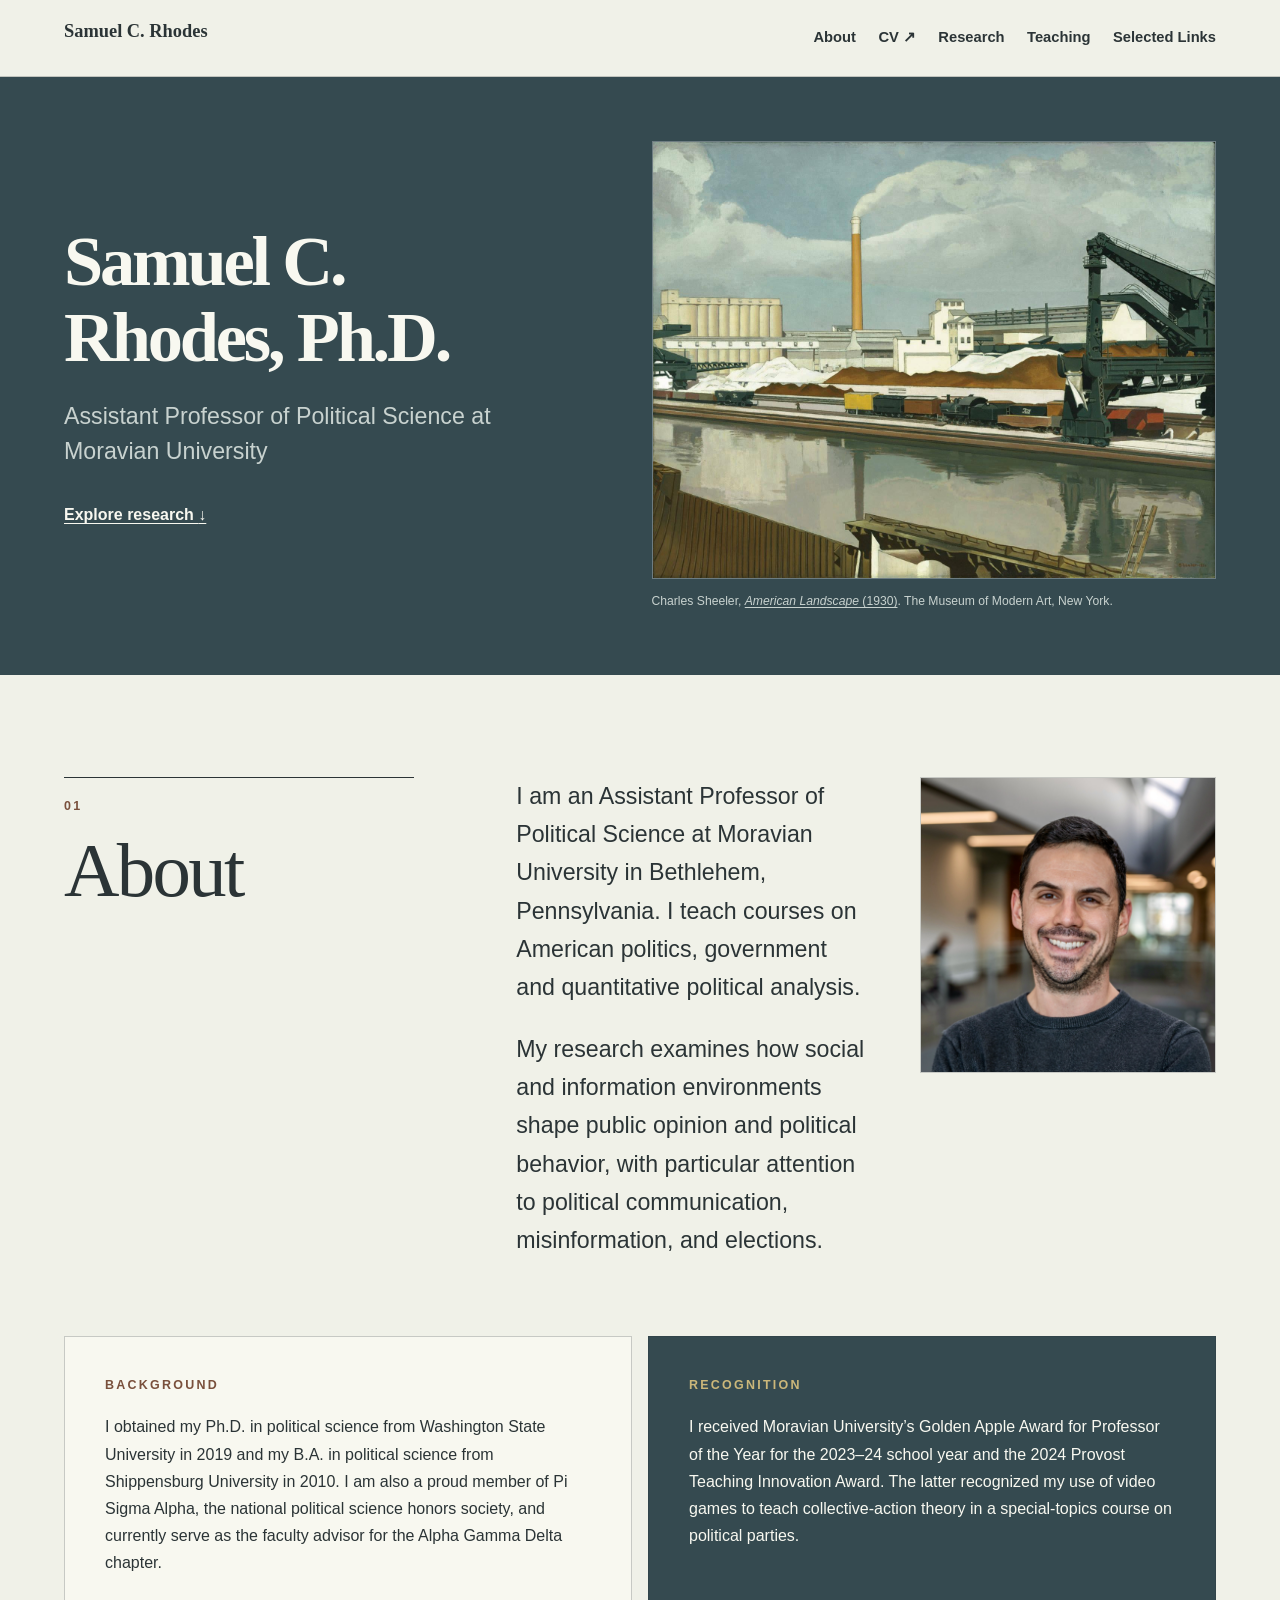
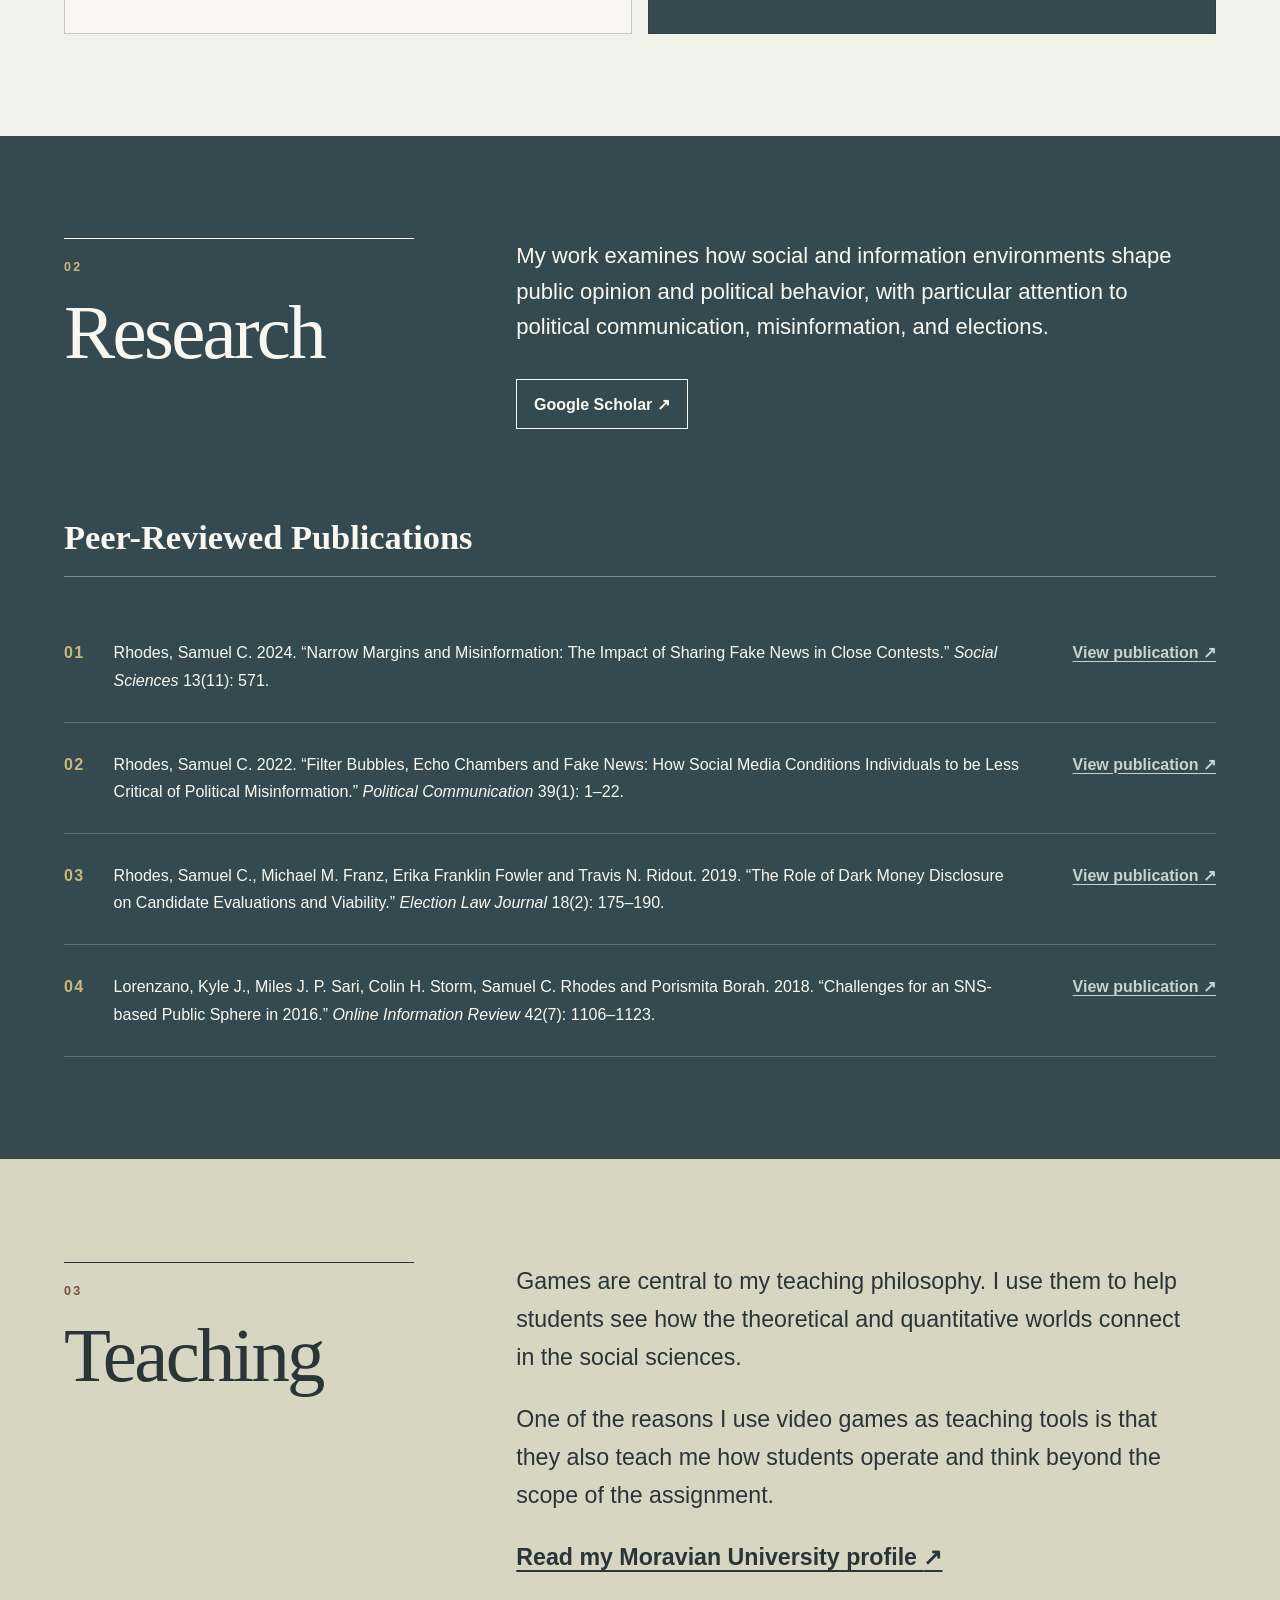
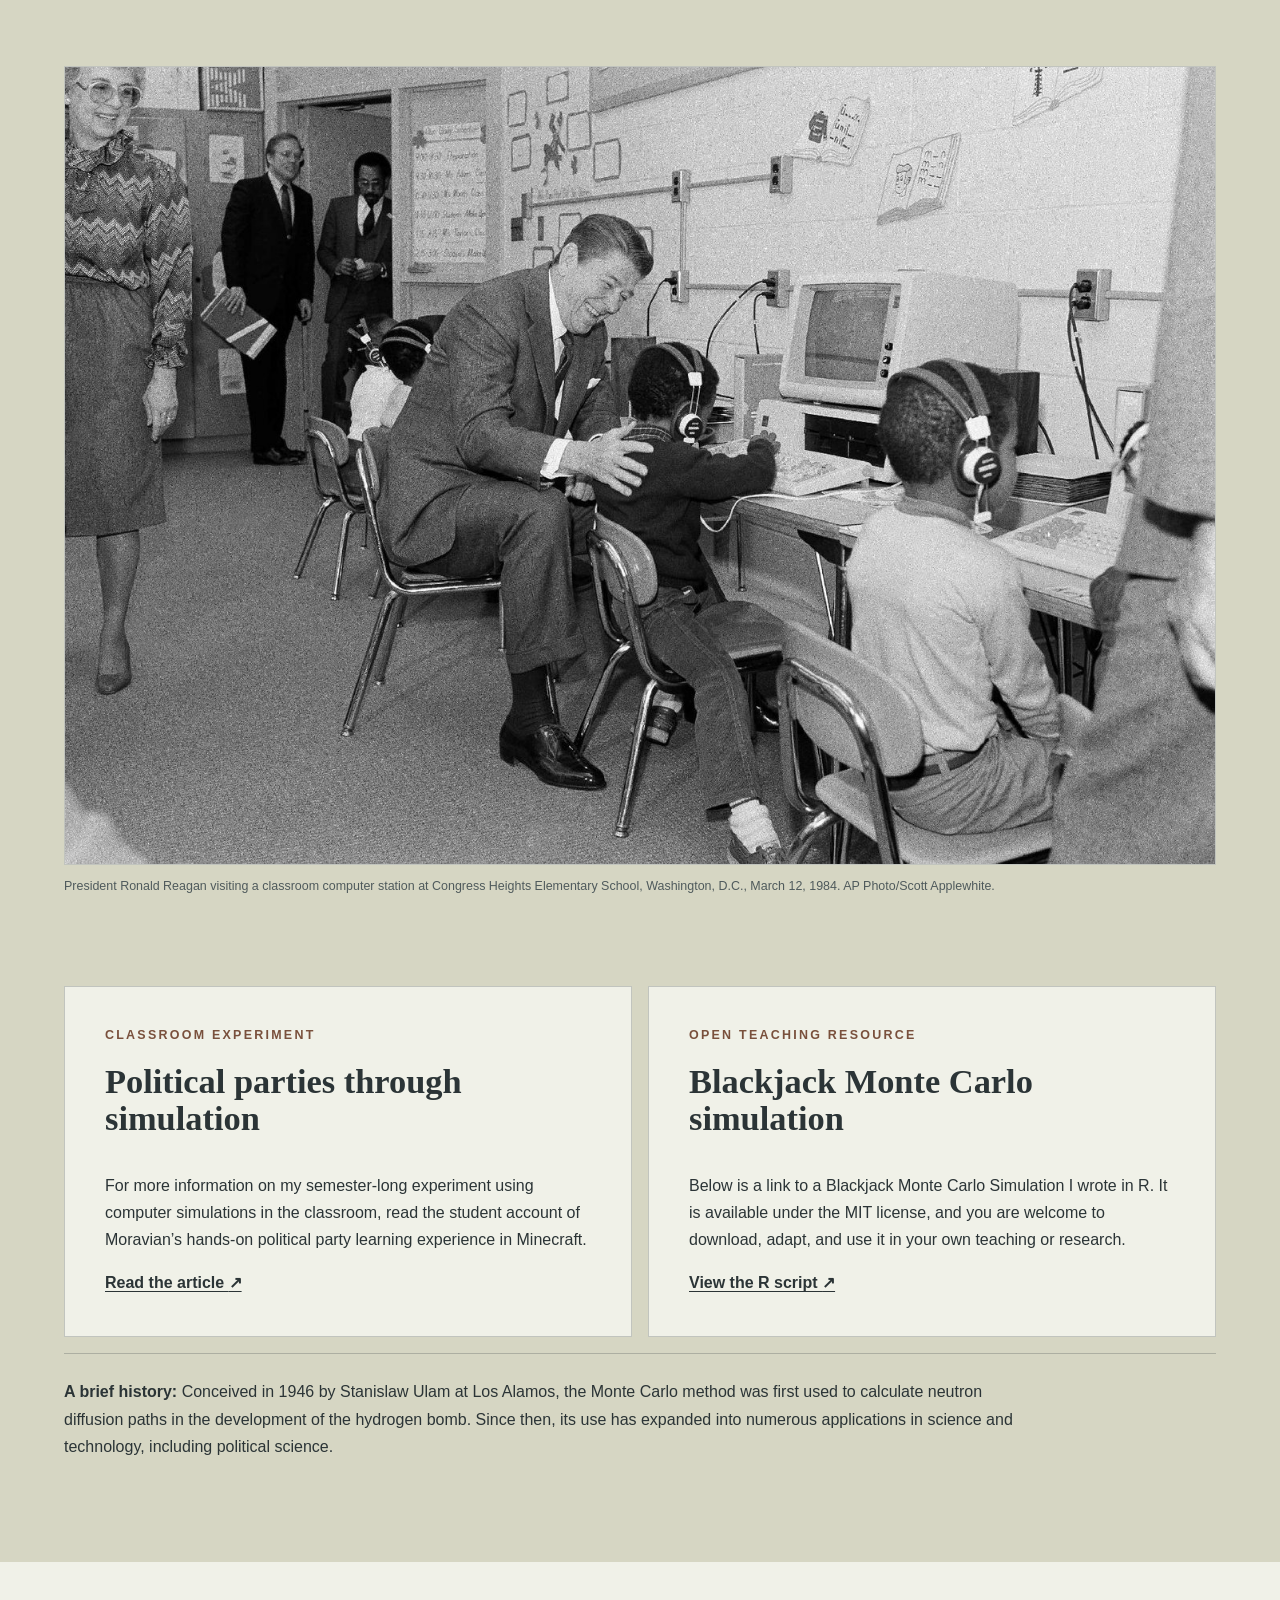
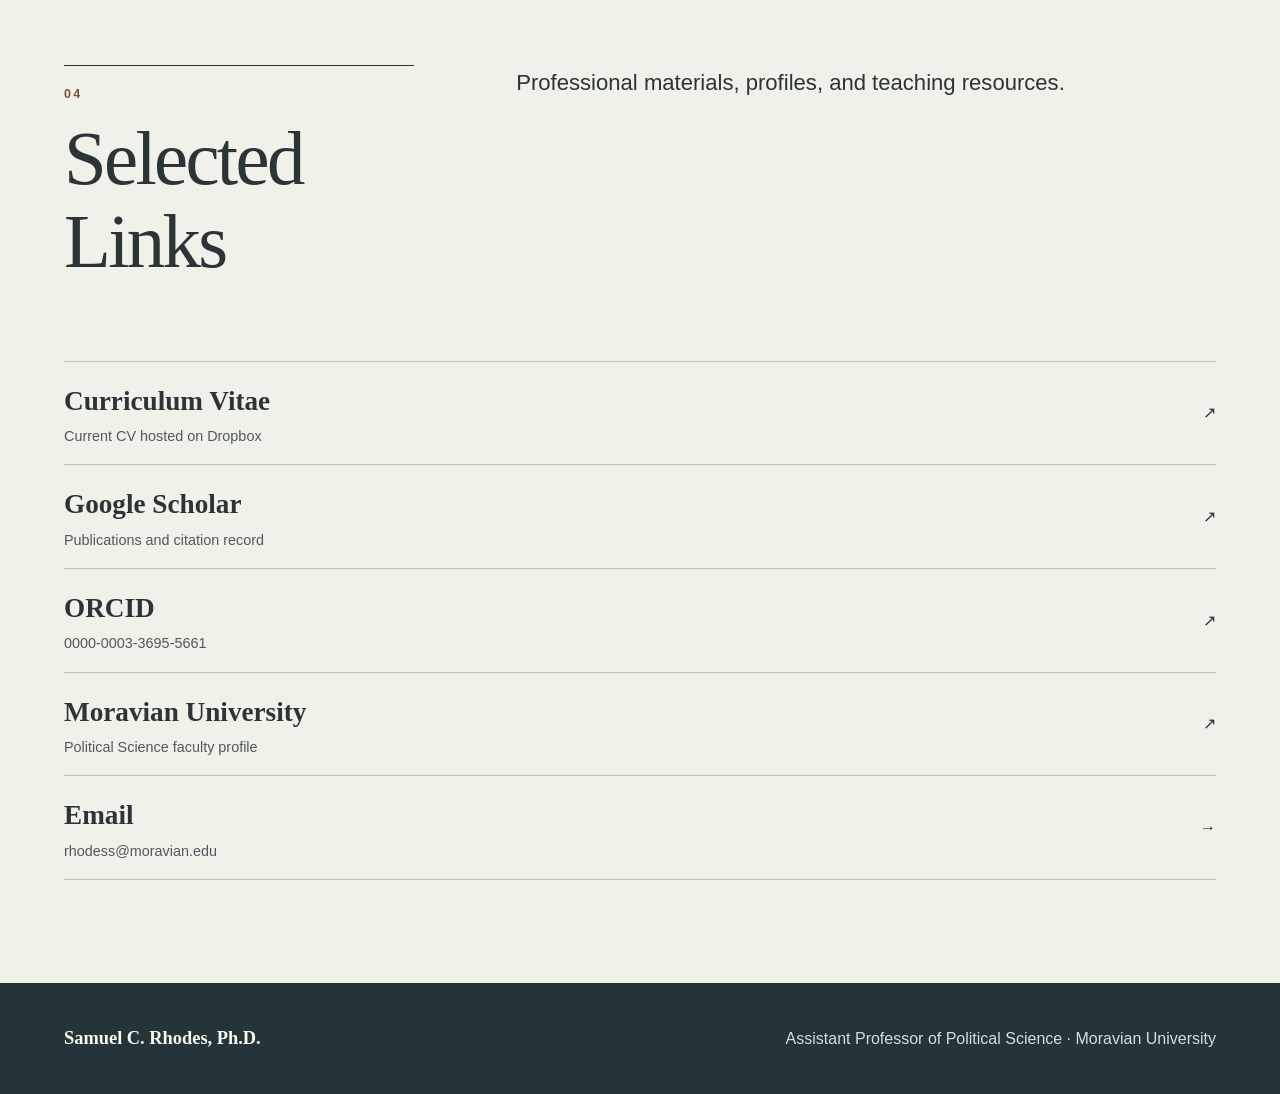
<file: index.html>
<!doctype html>
<html lang="en">
<head>
  <meta charset="utf-8">
  <meta name="viewport" content="width=device-width, initial-scale=1">
  <meta name="robots" content="index, follow, max-image-preview:large">
  <meta name="description" content="Samuel C. Rhodes is an Assistant Professor of Political Science at Moravian University whose research focuses on political communication, misinformation, public opinion, and elections.">
  <meta name="author" content="Samuel C. Rhodes">
  <meta property="og:type" content="website">
  <meta property="og:site_name" content="Samuel C. Rhodes, Ph.D.">
  <meta property="og:title" content="Samuel C. Rhodes, Ph.D. | Political Scientist">
  <meta property="og:description" content="Research and teaching in political communication, misinformation, public opinion, and elections.">
  <meta property="og:url" content="https://www.samrhodesphd.com/">
  <meta property="og:image" content="https://www.samrhodesphd.com/assets/images/samuel-rhodes-headshot-2024.jpg">
  <meta property="og:image:width" content="1200">
  <meta property="og:image:height" content="1200">
  <meta property="og:image:alt" content="Samuel C. Rhodes smiling in a university interior.">
  <meta name="twitter:card" content="summary">
  <meta name="twitter:title" content="Samuel C. Rhodes, Ph.D. | Political Scientist">
  <meta name="twitter:description" content="Research and teaching in political communication, misinformation, public opinion, and elections.">
  <meta name="twitter:image" content="https://www.samrhodesphd.com/assets/images/samuel-rhodes-headshot-2024.jpg">
  <meta name="twitter:image:alt" content="Samuel C. Rhodes smiling in a university interior.">
  <title>Samuel C. Rhodes, Ph.D. | Political Scientist</title>
  <link rel="canonical" href="https://www.samrhodesphd.com/">
  <link rel="icon" href="assets/icons/favicon.svg" type="image/svg+xml">
  <link rel="stylesheet" href="assets/css/styles.css">
  <script type="application/ld+json">
  {
    "@context": "https://schema.org",
    "@graph": [
      {
        "@type": "WebSite",
        "@id": "https://www.samrhodesphd.com/#website",
        "url": "https://www.samrhodesphd.com/",
        "name": "Samuel C. Rhodes, Ph.D.",
        "alternateName": "Sam Rhodes",
        "inLanguage": "en-US"
      },
      {
        "@type": "Person",
        "@id": "https://www.samrhodesphd.com/#person",
        "name": "Samuel C. Rhodes",
        "alternateName": [
          "Sam Rhodes",
          "Samuel C. Rhodes, Ph.D."
        ],
        "givenName": "Samuel",
        "additionalName": "C.",
        "familyName": "Rhodes",
        "honorificSuffix": "Ph.D.",
        "url": "https://www.samrhodesphd.com/",
        "image": "https://www.samrhodesphd.com/assets/images/samuel-rhodes-headshot-2024.jpg",
        "email": "mailto:rhodess@moravian.edu",
        "jobTitle": "Assistant Professor of Political Science",
        "worksFor": {
          "@type": "CollegeOrUniversity",
          "name": "Moravian University",
          "url": "https://www.moravian.edu/"
        },
        "knowsAbout": [
          "Political communication",
          "Political misinformation",
          "Public opinion",
          "Political behavior",
          "Elections"
        ],
        "sameAs": [
          "https://scholar.google.com/citations?user=BPaGoRMAAAAJ&hl=en",
          "https://orcid.org/0000-0003-3695-5661",
          "https://www.moravian.edu/politicalscience/faculty"
        ]
      }
    ]
  }
  </script>
</head>
<body>
  <a class="skip-link" href="#main-content">Skip to main content</a>

  <header class="site-header">
    <div class="shell header-inner">
      <a class="site-name" href="#top" aria-label="Samuel C. Rhodes — return to top">Samuel C. Rhodes</a>
      <nav aria-label="Primary navigation">
        <ul class="nav-list">
          <li><a href="#about">About</a></li>
          <li>
            <a href="https://www.dropbox.com/scl/fi/pty8l76mraoracew0bn5e/samuel_rhodes_CV.pdf?rlkey=60tjy8njxom40a7r60k0fp3q1&amp;raw=1" target="_blank" rel="noopener noreferrer">
              CV <span aria-hidden="true">↗</span><span class="visually-hidden"> (opens in a new tab)</span>
            </a>
          </li>
          <li><a href="#research">Research</a></li>
          <li><a href="#teaching">Teaching</a></li>
          <li><a href="#links">Selected Links</a></li>
        </ul>
      </nav>
    </div>
  </header>

  <main id="main-content">
    <section class="hero" id="top" aria-labelledby="hero-title">
      <div class="shell hero-grid">
        <div class="hero-copy">
          <h1 id="hero-title" class="hero-title">
            <span class="hero-title-line">Samuel C.</span>
            <span class="hero-title-line">Rhodes, Ph.D.</span>
          </h1>
          <p class="hero-role">Assistant Professor of Political Science at Moravian University</p>
          <a class="text-link hero-link" href="#research">Explore research <span aria-hidden="true">↓</span></a>
        </div>
        <figure class="hero-figure">
          <img src="assets/images/charles-sheeler-american-landscape.jpg" width="1500" height="1164" alt="Charles Sheeler's painting American Landscape, depicting the Ford River Rouge plant with railcars, industrial buildings, conveyors, a smokestack, and reflections in water.">
          <figcaption>
            Charles Sheeler, <a href="https://www.moma.org/collection/works/79032"><cite>American Landscape</cite> (1930)</a>. The Museum of Modern Art, New York.
          </figcaption>
        </figure>
      </div>
    </section>

    <section class="section section-light" id="about" aria-labelledby="about-title">
      <div class="shell section-grid">
        <div class="section-heading">
          <p class="section-number" aria-hidden="true">01</p>
          <h2 id="about-title">About</h2>
        </div>
        <div class="about-intro">
          <div class="prose prose-lead">
            <p>I am an Assistant Professor of Political Science at Moravian University in Bethlehem, Pennsylvania. I teach courses on American politics, government and quantitative political analysis.</p>
            <p>My research examines how social and information environments shape public opinion and political behavior, with particular attention to political communication, misinformation, and elections.</p>
          </div>
          <figure class="about-figure">
            <img src="assets/images/samuel-rhodes-headshot-2024.jpg" width="1200" height="1200" alt="Samuel C. Rhodes smiling in a university interior." loading="lazy" decoding="async">
          </figure>
        </div>
      </div>

      <div class="shell about-notes">
        <article class="note-card">
          <h3 class="eyebrow">Background</h3>
          <p>I obtained my Ph.D. in political science from Washington State University in 2019 and my B.A. in political science from Shippensburg University in 2010. I am also a proud member of Pi Sigma Alpha, the national political science honors society, and currently serve as the faculty advisor for the Alpha Gamma Delta chapter.</p>
        </article>
        <article class="note-card note-card-accent">
          <h3 class="eyebrow">Recognition</h3>
          <p>I received Moravian University’s Golden Apple Award for Professor of the Year for the 2023–24 school year and the 2024 Provost Teaching Innovation Award. The latter recognized my use of video games to teach collective-action theory in a special-topics course on political parties.</p>
        </article>
      </div>
    </section>

    <section class="section section-dark" id="research" aria-labelledby="research-title">
      <div class="shell section-grid">
        <div class="section-heading">
          <p class="section-number" aria-hidden="true">02</p>
          <h2 id="research-title">Research</h2>
        </div>
        <div class="prose">
          <p class="lede">My work examines how social and information environments shape public opinion and political behavior, with particular attention to political communication, misinformation, and elections.</p>
          <a class="button button-light" href="https://scholar.google.com/citations?user=BPaGoRMAAAAJ&amp;hl=en">Google Scholar <span aria-hidden="true">↗</span></a>
        </div>
      </div>

      <div class="shell publications">
        <h3>Peer-Reviewed Publications</h3>
        <ol class="publication-list">
          <li>
            <p>Rhodes, Samuel C. 2024. “Narrow Margins and Misinformation: The Impact of Sharing Fake News in Close Contests.” <cite>Social Sciences</cite> 13(11): 571.</p>
            <a href="https://doi.org/10.3390/socsci13110571">View publication<span class="visually-hidden">: Narrow Margins and Misinformation</span> <span aria-hidden="true">↗</span></a>
          </li>
          <li>
            <p>Rhodes, Samuel C. 2022. “Filter Bubbles, Echo Chambers and Fake News: How Social Media Conditions Individuals to be Less Critical of Political Misinformation.” <cite>Political Communication</cite> 39(1): 1–22.</p>
            <a href="https://doi.org/10.1080/10584609.2021.1910887">View publication<span class="visually-hidden">: Filter Bubbles, Echo Chambers and Fake News</span> <span aria-hidden="true">↗</span></a>
          </li>
          <li>
            <p>Rhodes, Samuel C., Michael M. Franz, Erika Franklin Fowler and Travis N. Ridout. 2019. “The Role of Dark Money Disclosure on Candidate Evaluations and Viability.” <cite>Election Law Journal</cite> 18(2): 175–190.</p>
            <a href="https://doi.org/10.1089/elj.2018.0499">View publication<span class="visually-hidden">: The Role of Dark Money Disclosure</span> <span aria-hidden="true">↗</span></a>
          </li>
          <li>
            <p>Lorenzano, Kyle J., Miles J. P. Sari, Colin H. Storm, Samuel C. Rhodes and Porismita Borah. 2018. “Challenges for an SNS-based Public Sphere in 2016.” <cite>Online Information Review</cite> 42(7): 1106–1123.</p>
            <a href="https://doi.org/10.1108/OIR-12-2017-0352">View publication<span class="visually-hidden">: Challenges for an SNS-based Public Sphere in 2016</span> <span aria-hidden="true">↗</span></a>
          </li>
        </ol>
      </div>
    </section>

    <section class="section section-warm" id="teaching" aria-labelledby="teaching-title">
      <div class="shell section-grid">
        <div class="section-heading">
          <p class="section-number" aria-hidden="true">03</p>
          <h2 id="teaching-title">Teaching</h2>
        </div>
        <div class="prose prose-lead">
          <p>Games are central to my teaching philosophy. I use them to help students see how the theoretical and quantitative worlds connect in the social sciences.</p>
          <p>One of the reasons I use video games as teaching tools is that they also teach me how students operate and think beyond the scope of the assignment.</p>
          <a class="text-link" href="https://news.moravian.edu/2025/02/27/samuel-c-rhodes/">Read my Moravian University profile <span aria-hidden="true">↗</span></a>
        </div>
      </div>

      <figure class="shell teaching-figure">
        <img src="assets/images/ronald-reagan-computer-classroom.jpg" width="1440" height="999" alt="President Ronald Reagan seated beside a student using a classroom computer." loading="lazy" decoding="async">
        <figcaption>President Ronald Reagan visiting a classroom computer station at Congress Heights Elementary School, Washington, D.C., March 12, 1984. AP Photo/Scott Applewhite.</figcaption>
      </figure>

      <div class="shell teaching-grid">
        <article class="teaching-panel">
          <p class="eyebrow">Classroom Experiment</p>
          <h3>Political parties through simulation</h3>
          <p>For more information on my semester-long experiment using computer simulations in the classroom, read the student account of Moravian’s hands-on political party learning experience in Minecraft.</p>
          <a class="text-link" href="https://comenian.org/11482/community/moravians-hands-on-political-party-learning-experience-in-minecraft/">Read the article <span aria-hidden="true">↗</span></a>
        </article>
        <article class="teaching-panel">
          <p class="eyebrow">Open Teaching Resource</p>
          <h3>Blackjack Monte Carlo simulation</h3>
          <p>Below is a link to a Blackjack Monte Carlo Simulation I wrote in R. It is available under the MIT license, and you are welcome to download, adapt, and use it in your own teaching or research.</p>
          <a class="text-link" href="https://drive.google.com/file/d/1yVnKyx5Hw0C_nsuu_a9_1nCS-8gm6gq0/view?usp=share_link">View the R script <span aria-hidden="true">↗</span></a>
        </article>
      </div>

      <div class="shell history-note">
        <p><strong>A brief history:</strong> Conceived in 1946 by Stanislaw Ulam at Los Alamos, the Monte Carlo method was first used to calculate neutron diffusion paths in the development of the hydrogen bomb. Since then, its use has expanded into numerous applications in science and technology, including political science.</p>
      </div>
    </section>

    <section class="section section-light" id="links" aria-labelledby="links-title">
      <div class="shell section-grid">
        <div class="section-heading">
          <p class="section-number" aria-hidden="true">04</p>
          <h2 id="links-title">Selected Links</h2>
        </div>
        <div class="prose">
          <p class="lede">Professional materials, profiles, and teaching resources.</p>
        </div>
      </div>

      <div class="shell link-list">
        <a href="https://www.dropbox.com/scl/fi/pty8l76mraoracew0bn5e/samuel_rhodes_CV.pdf?rlkey=60tjy8njxom40a7r60k0fp3q1&amp;raw=1" target="_blank" rel="noopener noreferrer">
          <span><strong>Curriculum Vitae</strong><small>Current CV hosted on Dropbox</small></span>
          <span aria-hidden="true">↗</span><span class="visually-hidden">Opens in a new tab</span>
        </a>
        <a href="https://scholar.google.com/citations?user=BPaGoRMAAAAJ&amp;hl=en">
          <span><strong>Google Scholar</strong><small>Publications and citation record</small></span>
          <span aria-hidden="true">↗</span>
        </a>
        <a href="https://orcid.org/0000-0003-3695-5661">
          <span><strong>ORCID</strong><small>0000-0003-3695-5661</small></span>
          <span aria-hidden="true">↗</span>
        </a>
        <a href="https://www.moravian.edu/politicalscience/faculty">
          <span><strong>Moravian University</strong><small>Political Science faculty profile</small></span>
          <span aria-hidden="true">↗</span>
        </a>
        <a href="mailto:rhodess@moravian.edu">
          <span><strong>Email</strong><small>rhodess@moravian.edu</small></span>
          <span aria-hidden="true">→</span>
        </a>
      </div>
    </section>

  </main>

  <footer class="site-footer">
    <div class="shell footer-inner">
      <p>Samuel C. Rhodes, Ph.D.</p>
      <p>Assistant Professor of Political Science · Moravian University</p>
    </div>
  </footer>
</body>
</html>
</file>
<file: assets/css/styles.css>
:root {
  color-scheme: light;
  --ink: #2b3436;
  --ink-soft: #4f5a5c;
  --paper: #f0f1e8;
  --white: #f8f8f0;
  --warm: #d6d6c3;
  --navy: #354a50;
  --navy-light: #c8d2cf;
  --rust: #79503c;
  --gold: #cbb77a;
  --line: rgba(43, 52, 54, 0.24);
  --serif: Georgia, "Times New Roman", Times, serif;
  --sans: -apple-system, BlinkMacSystemFont, "Segoe UI", Helvetica, Arial, sans-serif;
  --shell: 72rem;
  --space-section: clamp(4.5rem, 8vw, 8rem);
}

*,
*::before,
*::after {
  box-sizing: border-box;
}

html {
  scroll-padding-top: 7rem;
}

body {
  margin: 0;
  background: var(--paper);
  color: var(--ink);
  font-family: var(--sans);
  font-size: 1rem;
  line-height: 1.7;
  overflow-wrap: break-word;
}

img {
  display: block;
  max-width: 100%;
  height: auto;
}

a {
  color: inherit;
  text-underline-offset: 0.2em;
  text-decoration-thickness: 0.08em;
}

a:hover {
  text-decoration-thickness: 0.15em;
}

:focus-visible {
  outline: 0.18rem solid var(--white);
  outline-offset: 0.14rem;
  box-shadow: 0 0 0 0.38rem var(--ink);
}

h1,
h2,
h3,
p,
figure {
  margin-top: 0;
}

h1,
h2,
h3 {
  font-family: var(--serif);
  line-height: 1.08;
}

h1 {
  max-width: 10ch;
  margin-bottom: 1.5rem;
  font-size: clamp(3rem, 8vw, 6.75rem);
  font-weight: 600;
  letter-spacing: -0.045em;
}

.hero-title {
  max-width: none;
  font-size: clamp(2.5rem, 5.5vw, 4.6rem);
}

.hero-title-line {
  display: block;
  white-space: nowrap;
}

h2 {
  margin-bottom: 0;
  font-size: clamp(2.8rem, 6vw, 5.2rem);
  font-weight: 500;
  letter-spacing: -0.035em;
}

h3 {
  font-size: clamp(1.45rem, 3vw, 2.15rem);
  font-weight: 600;
}

.shell {
  width: min(calc(100% - 2rem), var(--shell));
  margin-inline: auto;
}

.skip-link {
  position: fixed;
  z-index: 1000;
  top: 0.75rem;
  left: 0.75rem;
  padding: 0.7rem 1rem;
  background: var(--gold);
  color: #2b3436;
  font-weight: 700;
  transform: translateY(-160%);
}

.skip-link:focus {
  transform: translateY(0);
}

.visually-hidden {
  position: absolute;
  width: 1px;
  height: 1px;
  padding: 0;
  margin: -1px;
  overflow: hidden;
  clip: rect(0, 0, 0, 0);
  white-space: nowrap;
  border: 0;
}

.site-header {
  position: relative;
  z-index: 20;
  background: var(--paper);
  border-bottom: 1px solid var(--line);
}

.header-inner {
  display: flex;
  flex-direction: column;
  gap: 0.9rem;
  padding-block: 1rem;
}

.site-name {
  align-self: flex-start;
  font-family: var(--serif);
  font-size: 1.15rem;
  font-weight: 700;
  text-decoration: none;
}

.nav-list {
  display: flex;
  flex-wrap: wrap;
  gap: 0.35rem 1rem;
  margin: 0;
  padding: 0;
  list-style: none;
}

.nav-list a {
  display: inline-block;
  min-height: 2.75rem;
  padding-block: 0.55rem;
  font-size: 0.92rem;
  font-weight: 650;
  text-decoration: none;
}

.nav-list a:hover {
  color: var(--rust);
}

.hero {
  background: var(--navy);
  color: var(--white);
}

.hero-grid {
  display: grid;
}

.hero-copy {
  display: flex;
  flex-direction: column;
  justify-content: center;
  padding-block: clamp(4rem, 10vw, 8rem);
}

.eyebrow,
.section-number {
  margin-bottom: 1.25rem;
  font-family: var(--sans);
  font-size: 0.78rem;
  font-weight: 800;
  letter-spacing: 0.18em;
  line-height: 1.3;
  text-transform: uppercase;
}

.hero-role {
  max-width: 36rem;
  margin-bottom: 2rem;
  color: var(--navy-light);
  font-size: clamp(1.15rem, 2.2vw, 1.45rem);
  line-height: 1.5;
}

.hero-link {
  align-self: flex-start;
  color: var(--white);
}

.hero-figure {
  align-self: center;
  margin: 0;
  padding-bottom: 2rem;
}

.hero-figure img {
  width: 100%;
  border: 1px solid rgba(255, 255, 255, 0.28);
}

.hero-figure figcaption {
  max-width: 52rem;
  margin-top: 0.8rem;
  color: #c8d2cf;
  font-size: 0.76rem;
  line-height: 1.5;
}

.section {
  padding-block: var(--space-section);
  scroll-margin-top: 1rem;
}

.section-light {
  background: var(--paper);
}

.section-warm {
  background: var(--warm);
}

.section-dark {
  background: var(--navy);
  color: var(--white);
}

.section-grid {
  display: grid;
  gap: 2.5rem;
}

.section-heading {
  border-top: 1px solid currentColor;
  padding-top: 1.25rem;
}

.section-number {
  margin-bottom: 1rem;
  color: var(--rust);
}

.section-dark .section-number {
  color: var(--gold);
}

.prose {
  max-width: 43rem;
}

.prose p:last-child {
  margin-bottom: 0;
}

.prose-lead {
  font-size: clamp(1.15rem, 2.4vw, 1.45rem);
  line-height: 1.65;
}

.lede {
  font-size: clamp(1.15rem, 2.2vw, 1.38rem);
  line-height: 1.6;
}

.text-link {
  display: inline-block;
  font-weight: 750;
}

.button {
  display: inline-block;
  min-height: 2.75rem;
  margin-top: 0.8rem;
  padding: 0.65rem 1.05rem;
  border: 1px solid currentColor;
  font-weight: 750;
  text-decoration: none;
}

.button-light {
  color: var(--white);
}

.button-dark {
  background: var(--navy);
  color: var(--white);
}

.button:hover {
  background: var(--gold);
  border-color: var(--gold);
  color: #2b3436;
}

.about-notes {
  display: grid;
  gap: 1rem;
  margin-top: clamp(3rem, 6vw, 5rem);
}

.about-intro {
  display: grid;
  gap: clamp(2rem, 5vw, 3.5rem);
  align-items: start;
}

.about-figure,
.teaching-figure {
  margin: 0;
}

.about-figure {
  width: min(100%, 28rem);
}

.about-figure img {
  width: 100%;
  aspect-ratio: 1;
  border: 1px solid var(--line);
  background: var(--white);
}

.about-figure figcaption,
.teaching-figure figcaption {
  margin-top: 0.75rem;
  color: var(--ink-soft);
  font-size: 0.78rem;
  line-height: 1.5;
}

.note-card {
  padding: clamp(1.5rem, 4vw, 2.5rem);
  border: 1px solid var(--line);
  background: var(--white);
}

.note-card-accent {
  background: var(--navy);
  color: var(--white);
}

.note-card p:not(.eyebrow) {
  max-width: 40rem;
}

.note-card .eyebrow {
  color: var(--rust);
}

.note-card-accent .eyebrow {
  color: var(--gold);
}

.publications {
  margin-top: clamp(3.5rem, 7vw, 6rem);
}

.publications > h3 {
  padding-bottom: 1.25rem;
  border-bottom: 1px solid rgba(255, 255, 255, 0.36);
}

.publication-list {
  margin: 0;
  padding: 0;
  list-style: none;
  counter-reset: publications;
}

.publication-list li {
  position: relative;
  display: grid;
  gap: 0.75rem;
  padding: 1.75rem 0 1.75rem 3.1rem;
  border-bottom: 1px solid rgba(255, 255, 255, 0.22);
  counter-increment: publications;
}

.publication-list li::before {
  position: absolute;
  top: 1.75rem;
  left: 0;
  color: var(--gold);
  content: counter(publications, decimal-leading-zero);
  font-weight: 800;
  letter-spacing: 0.08em;
}

.publication-list p {
  max-width: 57rem;
  margin-bottom: 0;
}

.publication-list a {
  justify-self: start;
  color: var(--navy-light);
  font-weight: 700;
}

.teaching-figure {
  margin-top: clamp(3.5rem, 7vw, 6rem);
  margin-inline: auto;
}

.teaching-figure img {
  width: 100%;
  border: 1px solid var(--line);
  background: var(--paper);
}

.teaching-figure figcaption {
  max-width: 64rem;
}

.teaching-grid {
  display: grid;
  gap: 1rem;
  margin-top: clamp(3.5rem, 7vw, 6rem);
}

.teaching-panel {
  padding: clamp(1.5rem, 4vw, 2.5rem);
  background: var(--paper);
  border: 1px solid var(--line);
}

.teaching-panel .eyebrow {
  color: var(--rust);
}

.history-note {
  margin-top: 1rem;
  padding-top: 1.5rem;
  border-top: 1px solid var(--line);
}

.history-note p {
  max-width: 60rem;
  margin-bottom: 0;
}

.link-list {
  margin-top: clamp(3rem, 6vw, 5rem);
  border-top: 1px solid var(--line);
}

.link-list > a {
  display: flex;
  align-items: center;
  justify-content: space-between;
  gap: 1.5rem;
  min-height: 5.25rem;
  padding: 1rem 0;
  border-bottom: 1px solid var(--line);
  text-decoration: none;
}

.link-list > a:hover strong {
  color: var(--rust);
  text-decoration: underline;
  text-underline-offset: 0.18em;
}

.link-list strong,
.link-list small {
  display: block;
}

.link-list strong {
  font-family: var(--serif);
  font-size: clamp(1.25rem, 3vw, 1.7rem);
}

.link-list small {
  color: var(--ink-soft);
  font-size: 0.9rem;
}

.site-footer {
  padding-block: 2.5rem;
  background: #243438;
  color: #d5ddda;
}

.footer-inner {
  display: flex;
  flex-direction: column;
  gap: 0.25rem;
}

.footer-inner p {
  margin-bottom: 0;
}

.footer-inner p:first-child {
  color: var(--white);
  font-family: var(--serif);
  font-size: 1.15rem;
  font-weight: 700;
}

.error-page {
  min-height: 100vh;
  background: var(--paper);
}

.error-main {
  display: grid;
  min-height: calc(100vh - 5rem);
  place-items: center;
  padding-block: 4rem;
}

.error-card {
  max-width: 48rem;
}

.error-card .eyebrow {
  color: var(--rust);
}

.error-card h1 {
  color: var(--navy);
}

.error-card p:not(.eyebrow) {
  max-width: 35rem;
  font-size: 1.2rem;
}

@media (min-width: 48rem) {
  .header-inner {
    flex-direction: row;
    align-items: center;
    justify-content: space-between;
  }

  .nav-list {
    justify-content: flex-end;
    gap: 0.4rem 1.4rem;
  }

  .hero-grid {
    grid-template-columns: minmax(0, 0.95fr) minmax(24rem, 1.05fr);
    gap: clamp(2.5rem, 6vw, 6rem);
    align-items: center;
  }

  .hero-figure {
    padding-block: clamp(2rem, 5vw, 4rem);
  }

  .section-grid {
    grid-template-columns: minmax(13rem, 0.75fr) minmax(0, 1.5fr);
    gap: clamp(3rem, 8vw, 8rem);
  }

  .about-notes,
  .teaching-grid {
    grid-template-columns: repeat(2, minmax(0, 1fr));
  }

  .publication-list li {
    grid-template-columns: minmax(0, 1fr) auto;
    align-items: start;
    gap: 2.5rem;
  }

  .footer-inner {
    flex-direction: row;
    align-items: baseline;
    justify-content: space-between;
  }
}

@media (min-width: 64rem) {
  .site-header {
    position: sticky;
    top: 0;
  }

  .about-intro {
    grid-template-columns: minmax(0, 1fr) minmax(17rem, 0.85fr);
  }
}

@media (prefers-reduced-motion: no-preference) {
  html {
    scroll-behavior: smooth;
  }
}

@media (forced-colors: active) {
  .note-card,
  .teaching-panel,
  .button,
  .hero-figure img,
  .about-figure img,
  .teaching-figure img {
    border: 1px solid CanvasText;
  }
}
</file>
